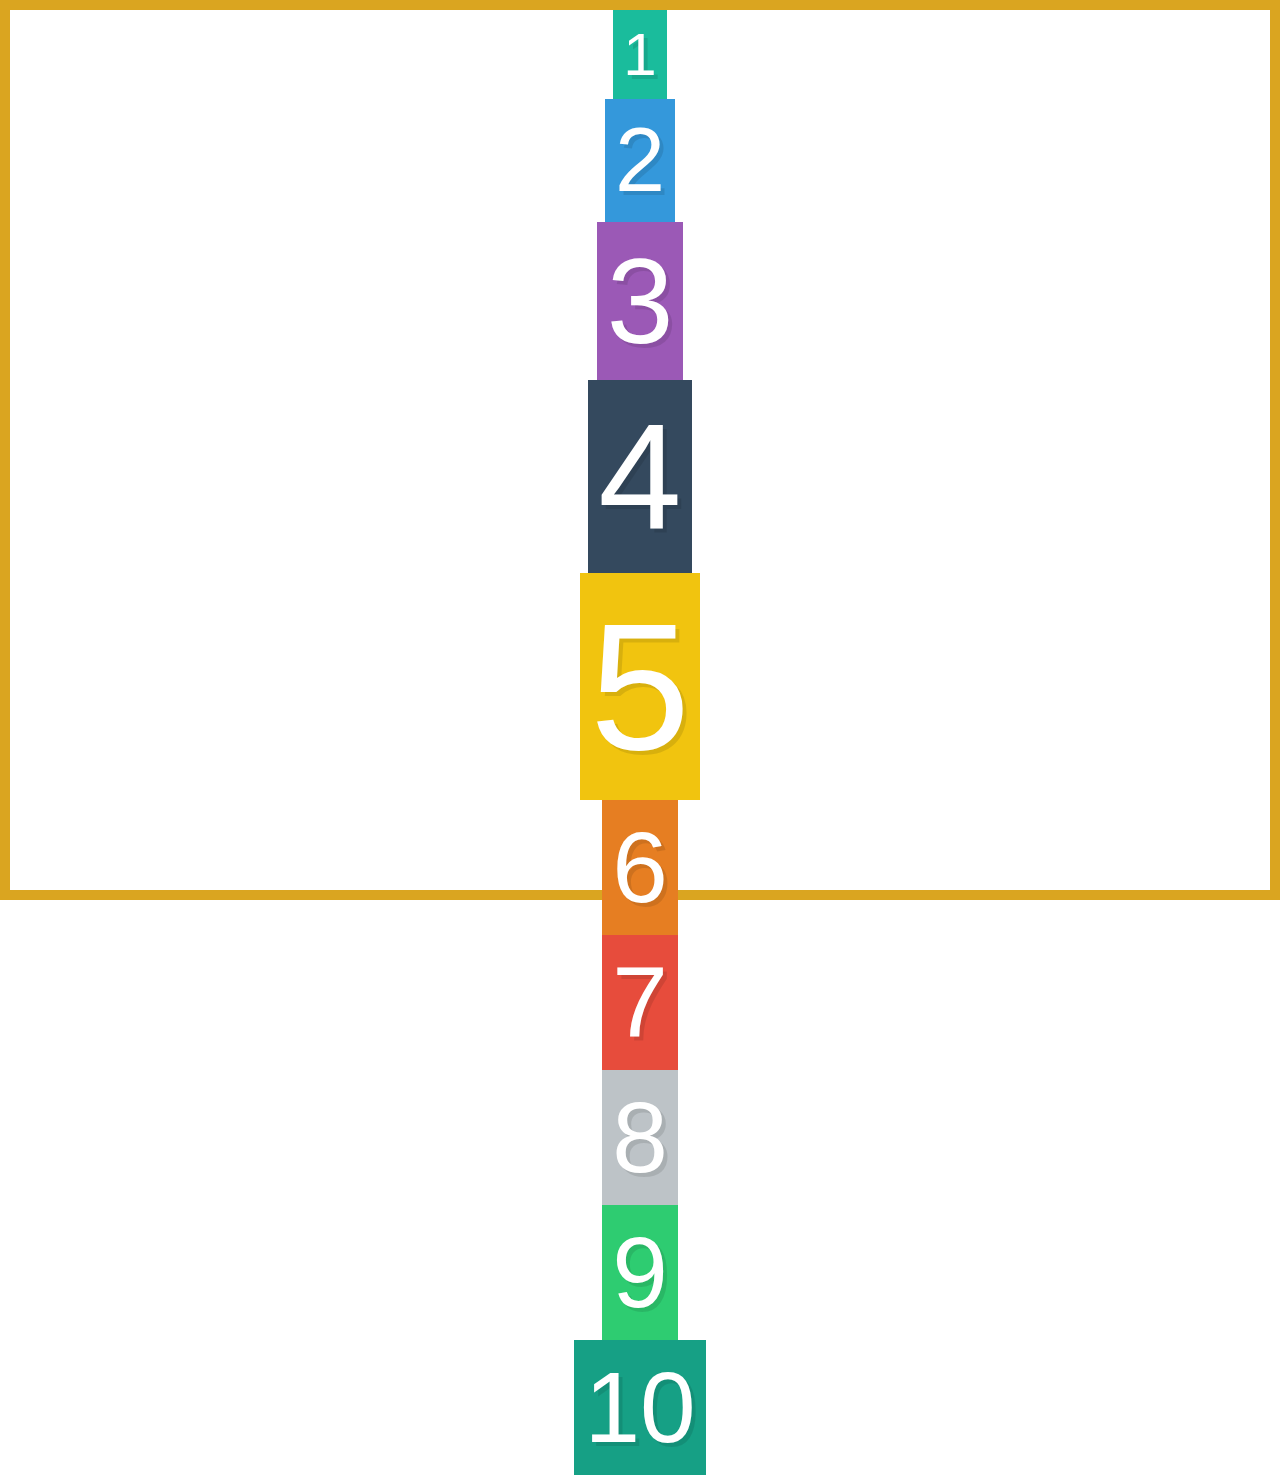
<file: 14_flexboxStarter/index.html>
<!doctype html>
<html lang="en">
<head>
  <meta charset="UTF-8">
  <meta name="viewport" content="width=device-width, initial-scale=1.0">
  <title>FlexBox Tutorial</title>
  <link rel="stylesheet" href="style.css">
</head>
<body>

  <div class="container">
    <div class="box box1">1</div>
    <div class="box box2">2</div>
    <div class="box box3">3</div>
    <div class="box box4">4</div>
    <div class="box box5">5</div>
    <div class="box box6">6</div>
    <div class="box box7">7</div>
    <div class="box box8">8</div>
    <div class="box box9">9</div>
    <div class="box box10">10</div>
  </div>

</body>
</html>
</file>
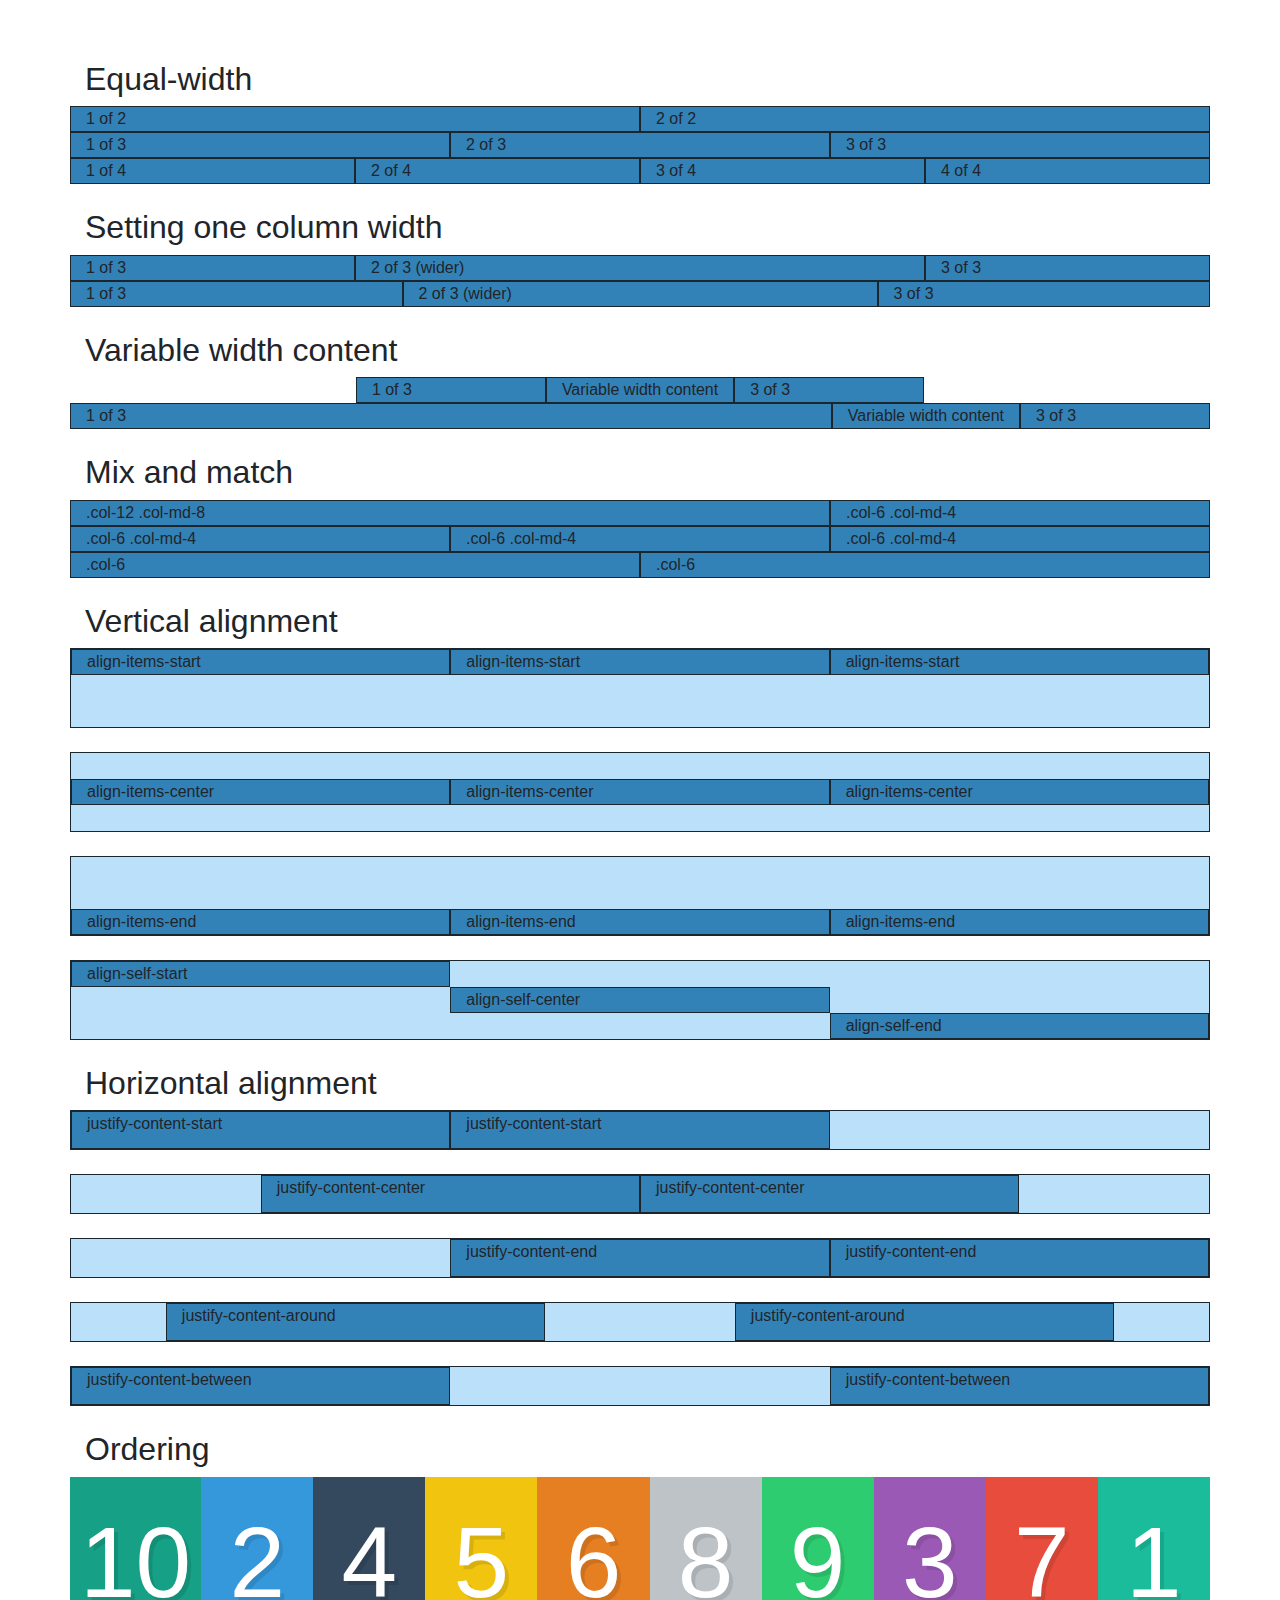
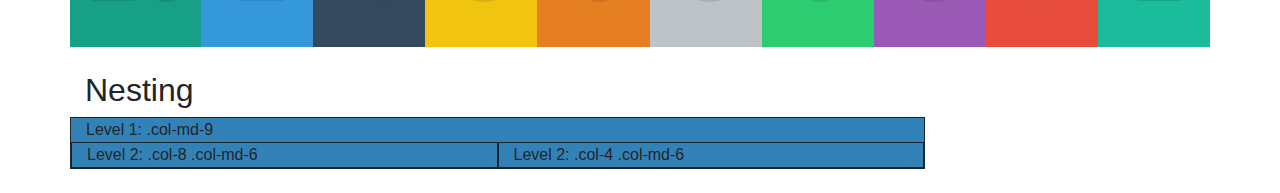
<file: 15-bootstrap/index.html>
<!doctype html>
<html lang="en">

<head>
  <!-- Required meta tags -->
  <meta charset="utf-8">
  <meta name="viewport" content="width=device-width, initial-scale=1, shrink-to-fit=no">

  <!-- Bootstrap CSS -->
  <link rel="stylesheet" href="bootstrap/css/bootstrap.min.css">
  <link rel="stylesheet" href="style.css">

  <title>Hello, world!</title>
</head>

<body>
  <!-- Equal-width -->
  <div class="container">
    <h2>Equal-width</h2>
    <div class="row">
      <div class="col">
        1 of 2
      </div>
      <div class="col">
        2 of 2
      </div>
    </div>
    <div class="row">
      <div class="col">
        1 of 3
      </div>
      <div class="col">
        2 of 3
      </div>
      <div class="col">
        3 of 3
      </div>
    </div>
    <div class="row">
      <div class="col">
        1 of 4
      </div>
      <div class="col">
        2 of 4
      </div>
      <div class="col">
        3 of 4
      </div>
      <div class="col">
        4 of 4
      </div>
    </div>
  </div><br>

  <!-- Setting one column width -->
  <div class="container">
    <h2>Setting one column width</h2>
    <div class="row">
      <div class="col">
        1 of 3
      </div>
      <div class="col-6">
        2 of 3 (wider)
      </div>
      <div class="col">
        3 of 3
      </div>
    </div>
    <div class="row">
      <div class="col">
        1 of 3
      </div>
      <div class="col-5">
        2 of 3 (wider)
      </div>
      <div class="col">
        3 of 3
      </div>
    </div>
  </div><br>

  <!-- Variable width content -->
  <div class="container">
    <h2>Variable width content</h2>
    <div class="row justify-content-md-center">
      <div class="col col-lg-2">
        1 of 3
      </div>
      <div class="col-md-auto">
        Variable width content
      </div>
      <div class="col col-lg-2">
        3 of 3
      </div>
    </div>
    <div class="row">
      <div class="col">
        1 of 3
      </div>
      <div class="col-lg-auto">
        Variable width content
      </div>
      <div class="col col-lg-2">
        3 of 3
      </div>
    </div>
  </div><br>

  <!-- Mix and match -->
  <div class="container">
    <h2>Mix and match</h2>
    <!-- Stack the columns on mobile by making one full-width and the other half-width -->
    <div class="row">
      <div class="col-12 col-md-8">.col-12 .col-md-8</div>
      <div class="col-6 col-md-4">.col-6 .col-md-4</div>
    </div>

    <!-- Columns start at 50% wide on mobile and bump up to 33.3% wide on desktop -->
    <div class="row">
      <div class="col-6 col-md-4">.col-6 .col-md-4</div>
      <div class="col-6 col-md-4">.col-6 .col-md-4</div>
      <div class="col-6 col-md-4">.col-6 .col-md-4</div>
    </div>

    <!-- Columns are always 50% wide, on mobile and desktop -->
    <div class="row">
      <div class="col-6">.col-6</div>
      <div class="col-6">.col-6</div>
    </div>
  </div><br>

  <!-- Vertical alignment -->
  <div class="container">
    <h2>Vertical alignment</h2>
    <div class="row hrow align-items-start">
      <div class="col">
        align-items-start
      </div>
      <div class="col">
        align-items-start
      </div>
      <div class="col">
        align-items-start
      </div>
    </div><br>
    <div class="row hrow align-items-center">
      <div class="col">
        align-items-center
      </div>
      <div class="col">
        align-items-center
      </div>
      <div class="col">
        align-items-center
      </div>
    </div><br>
    <div class="row hrow align-items-end">
      <div class="col">
        align-items-end
      </div>
      <div class="col">
        align-items-end
      </div>
      <div class="col">
        align-items-end
      </div>
    </div><br>
    <div class="row hrow">
      <div class="col align-self-start">
        align-self-start
      </div>
      <div class="col align-self-center">
        align-self-center
      </div>
      <div class="col align-self-end">
        align-self-end
      </div>
    </div>
  </div><br>

  <!-- Horizontal alignment -->
  <div class="container">
    <h2>Horizontal alignment</h2>
    <div class="row srow justify-content-start">
      <div class="col-4">
        justify-content-start
      </div>
      <div class="col-4">
        justify-content-start
      </div>
    </div><br>
    <div class="row srow justify-content-center">
      <div class="col-4">
        justify-content-center
      </div>
      <div class="col-4">
        justify-content-center
      </div>
    </div><br>
    <div class="row srow justify-content-end">
      <div class="col-4">
        justify-content-end
      </div>
      <div class="col-4">
        justify-content-end
      </div>
    </div><br>
    <div class="row srow justify-content-around">
      <div class="col-4">
        justify-content-around
      </div>
      <div class="col-4">
        justify-content-around
      </div>
    </div><br>
    <div class="row srow justify-content-between">
      <div class="col-4">
        justify-content-between
      </div>
      <div class="col-4">
        justify-content-between
      </div>
    </div>
  </div><br>

  <!-- Order class -->
  <div class="container">
    <h2>Ordering</h2>
    <div class="row">
      <div class="box1 col order-last">1</div>
      <div class="box2 col">2</div>
      <div class="box3 col order-5">3</div>
      <div class="box4 col">4</div>
      <div class="box5 col">5</div>
      <div class="box6 col">6</div>
      <div class="box7 col order-7">7</div>
      <div class="box8 col">8</div>
      <div class="box9 col">9</div>
      <div class="box10 col order-first">10</div>
    </div>
  </div><br>

  <!-- Nesting -->
  <div class="container">
    <h2>Nesting</h2>
    <div class="row">
      <div class="col-md-9">
        Level 1: .col-md-9
        <div class="row">
          <div class="col-8 col-md-6">
            Level 2: .col-8 .col-md-6
          </div>
          <div class="col-4 col-md-6">
            Level 2: .col-4 .col-md-6
          </div>
        </div>
      </div>
    </div>
  </div><br>


  <!-- Optional JavaScript -->
  <!-- jQuery first, then Popper.js, then Bootstrap JS -->
  <script src="https://code.jquery.com/jquery-3.4.1.slim.min.js"
    integrity="sha384-J6qa4849blE2+poT4WnyKhv5vZF5SrPo0iEjwBvKU7imGFAV0wwj1yYfoRSJoZ+n" crossorigin="anonymous">
  </script>
  <script src="https://cdn.jsdelivr.net/npm/popper.js@1.16.0/dist/umd/popper.min.js"
    integrity="sha384-Q6E9RHvbIyZFJoft+2mJbHaEWldlvI9IOYy5n3zV9zzTtmI3UksdQRVvoxMfooAo" crossorigin="anonymous">
  </script>
  <script src="bootstrap/js/bootstrap.min.js"
    integrity="sha384-wfSDF2E50Y2D1uUdj0O3uMBJnjuUD4Ih7YwaYd1iqfktj0Uod8GCExl3Og8ifwB6" crossorigin="anonymous">
  </script>
</body>

</html>
</file>
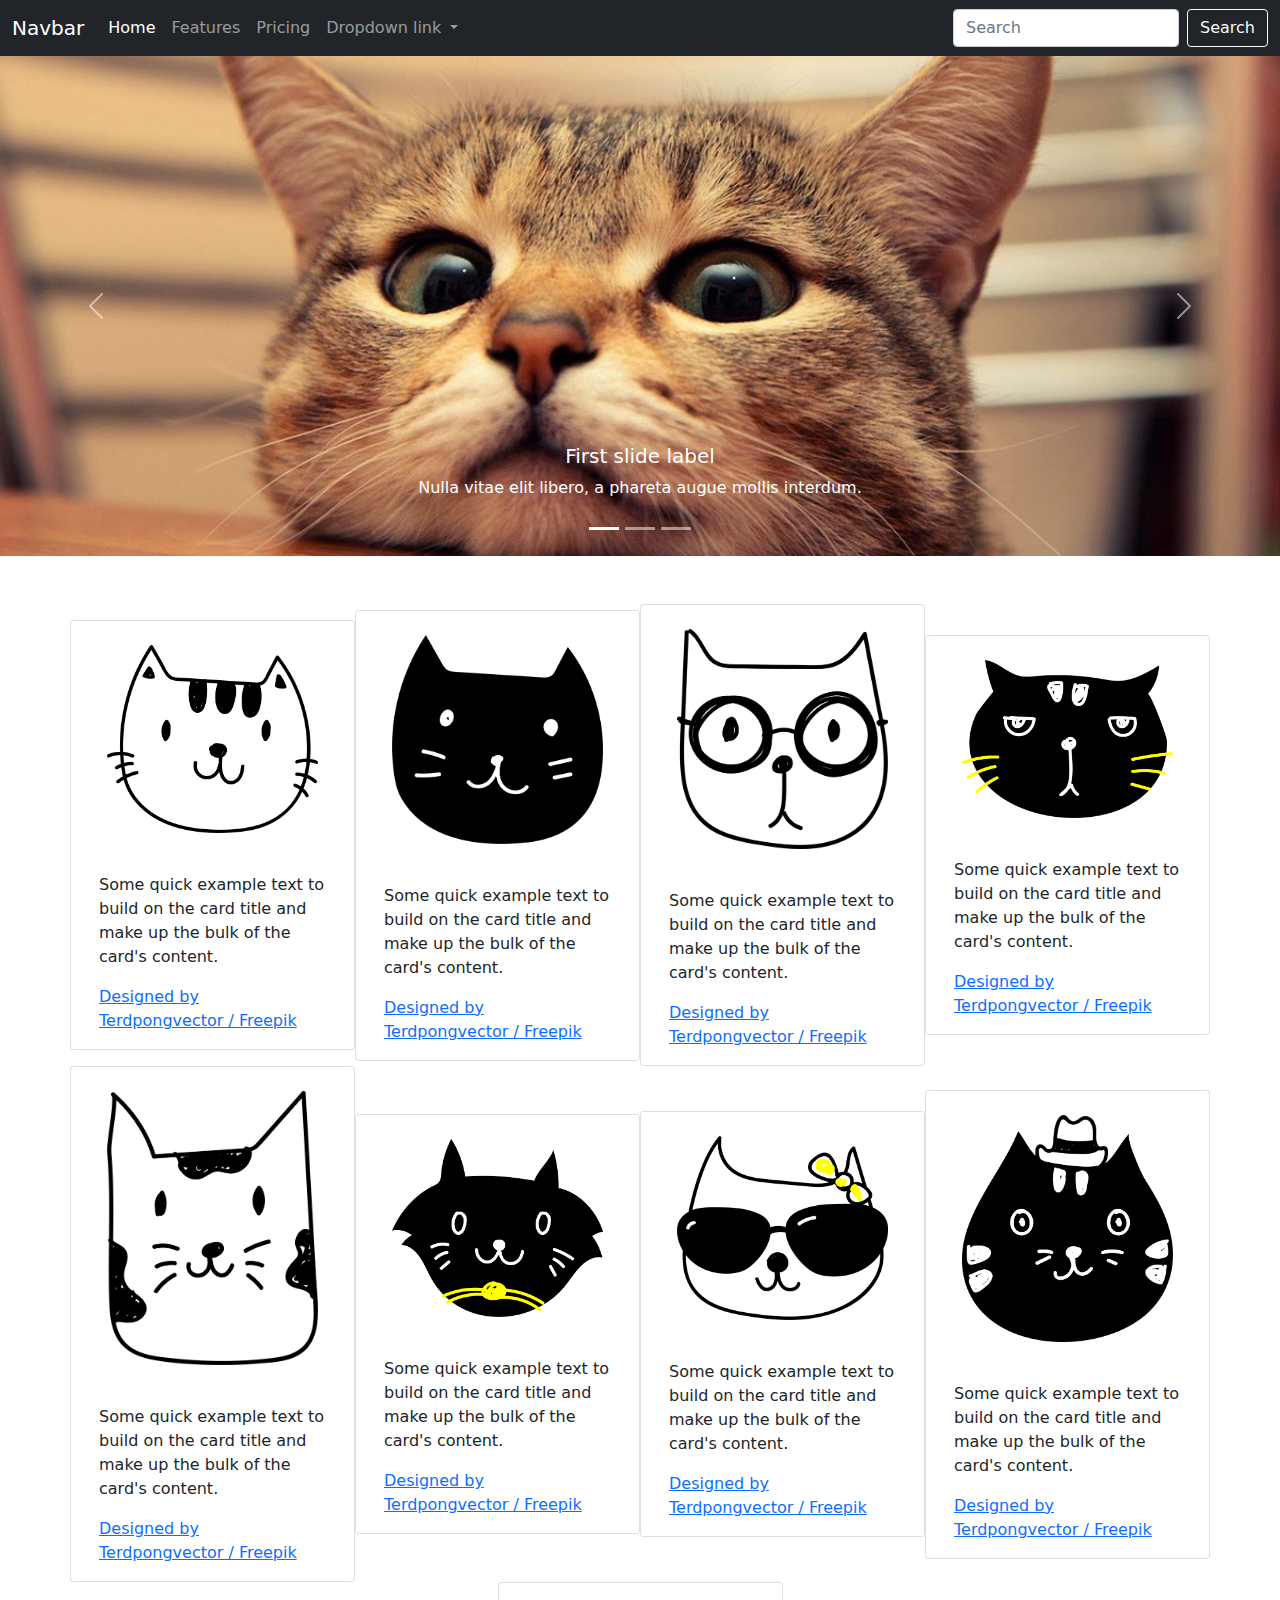
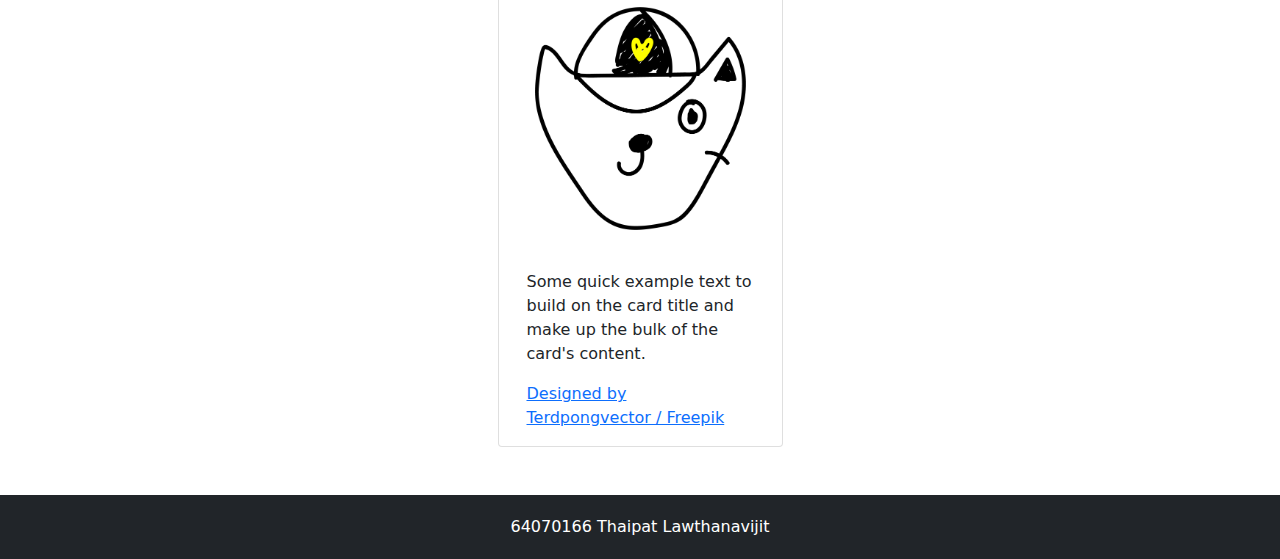
<file: lab15-bootstrap5 - starter/index.html>
<!DOCTYPE html>
<html lang="en">

<head>
  <meta charset="UTF-8">
  <meta name="viewport" content="width=device-width, initial-scale=1.0">
  <link rel="stylesheet" href="bootstrap/css/bootstrap.min.css">
  <!-- <link href="https://cdn.jsdelivr.net/npm/bootstrap@5.0.2/dist/css/bootstrap.min.css" rel="stylesheet"
    integrity="sha384-EVSTQN3/azprG1Anm3QDgpJLIm9Nao0Yz1ztcQTwFspd3yD65VohhpuuCOmLASjC" crossorigin="anonymous"> -->
  <link rel="stylesheet" href="./main.css">
  <title>Lab07</title>
</head>

<body>
  <!-- Navbar -->
  <nav class="navbar navbar-dark bg-dark navbar-expand-lg">
    <div class="container-fluid">
      <a class="navbar-brand" href="#">Navbar</a>
      <button class="navbar-toggler" type="button" data-bs-toggle="collapse" data-bs-target="#navbarNavDropdown"
        aria-controls="navbarNavDropdown" aria-expanded="false" aria-label="Toggle navigation">
        <span class="navbar-toggler-icon"></span>
      </button>
      <div class="collapse navbar-collapse justify-content-between" id="navbarNavDropdown">
        <ul class="navbar-nav">
          <li class="nav-item">
            <a class="nav-link active" aria-current="page" href="#">Home</a>
          </li>
          <li class="nav-item">
            <a class="nav-link" href="#">Features</a>
          </li>
          <li class="nav-item">
            <a class="nav-link" href="#">Pricing</a>
          </li>
          <li class="nav-item dropdown">
            <a class="nav-link dropdown-toggle" href="#" id="navbarDropdownMenuLink" role="button"
              data-bs-toggle="dropdown" aria-expanded="false">
              Dropdown link
            </a>
            <ul class="dropdown-menu" aria-labelledby="navbarDropdownMenuLink">
              <li><a class="dropdown-item" href="#">Action</a></li>
              <li><a class="dropdown-item" href="#">Another Action</a></li>
              <li><a class="dropdown-item" href="#">Something else here</a></li>
            </ul>
          </li>
        </ul>
        <ul class="navbar-nav">
          <form class="d-flex">
            <input class="form-control me-2" type="search" placeholder="Search" aira-label="Search">
            <button class="btn btn-outline-light" type="submit">Search</button>
          </form>
        </ul>
      </div>
    </div>
    </div>
  </nav>
  <!-- Carousel -->
  <div id="carousel-IT" class="carousel slide" data-bs-ride="carousel">
    <ol class="carousel-indicators">
      <li data-bs-target="#carousel-IT" data-slide-to="0" class="active"></li>
      <li data-bs-target="#carousel-IT" data-slide-to="1"></li>
      <li data-bs-target="#carousel-IT" data-slide-to="2"></li>
    </ol>
    <div class="carousel-inner">
      <div class="carousel-item active">
        <img class="d-block w-100" src="./img/cat1.jpg" alt="First slide">
        <div class="carousel-caption d-none d-md-block">
          <h5>First slide label</h5>
          <p>Nulla vitae elit libero, a phareta augue mollis interdum.</p>
        </div>
      </div>
      <div class="carousel-item">
        <img class="d-block w-100" src="./img/cat2.jpg" alt="Second slide">
        <div class="carousel-caption d-none d-md-block">
          <h5>Seconds slide label</h5>
          <p>Nulla vitae elit libero, a phareta augue mollis interdum.</p>
        </div>
      </div>
      <div class="carousel-item">
        <img class="d-block w-100" src="./img/cat3.jpg" alt="Third slide">
        <div class="carousel-caption d-none d-md-block">
          <h5>Third slide label</h5>
          <p>Nulla vitae elit libero, a phareta augue mollis interdum.</p>
        </div>
      </div>
    </div>
    <a class="carousel-control-prev" href="#carousel-IT" role="button" data-bs-slide="prev">
      <span class="carousel-control-prev-icon" aria-hidden="true"></span>
      <span class="visually-hidden">Previous</span>
    </a>
    <a class="carousel-control-next" href="#carousel-IT" role="button" data-bs-slide="next">
      <span class="carousel-control-next-icon" aria-hidden="true"></span>
      <span class="visually-hidden">Next</span>
    </a>
  </div>
  <!--  -->
  <div class="container mt-5">
    <div class="row">
      <div class="card col-12 col-lg-3 col-md-4 col-sm-12">
        <img src="img/Asset 1.png" class="card-img-top p-4" alt="...">
        <div class="card-body">
          <p class="card-text">Some quick example text to build on the card title and make up the bulk of the card's
            content.</p>
          <a href="http://www.freepik.com">Designed by Terdpongvector / Freepik</a>
        </div>
      </div>
      <div class="card col-12 col-lg-3 col-md-4 col-sm-12">
        <img src="img/Asset 2.png" class="card-img-top p-4" alt="...">
        <div class="card-body">
          <p class="card-text">Some quick example text to build on the card title and make up the bulk of the card's
            content.</p>
          <a href="http://www.freepik.com">Designed by Terdpongvector / Freepik</a>
        </div>
      </div>
      <div class="card col-12 col-lg-3 col-md-4 col-sm-12">
        <img src="img/Asset 3.png" class="card-img-top p-4" alt="...">
        <div class="card-body">
          <p class="card-text">Some quick example text to build on the card title and make up the bulk of the card's
            content.</p>
          <a href="http://www.freepik.com">Designed by Terdpongvector / Freepik</a>
        </div>
      </div>
      <div class="card col-12 col-lg-3 col-md-4 col-sm-12">
        <img src="img/Asset 4.png" class="card-img-top p-4" alt="...">
        <div class="card-body">
          <p class="card-text">Some quick example text to build on the card title and make up the bulk of the card's
            content.</p>
          <a href="http://www.freepik.com">Designed by Terdpongvector / Freepik</a>
        </div>
      </div>
      <div class="card col-12 col-lg-3 col-md-4 col-sm-12">
        <img src="img/Asset 5.png" class="card-img-top p-4" alt="...">
        <div class="card-body">
          <p class="card-text">Some quick example text to build on the card title and make up the bulk of the card's
            content.</p>
          <a href="http://www.freepik.com">Designed by Terdpongvector / Freepik</a>
        </div>
      </div>
      <div class="card col-12 col-lg-3 col-md-4 col-sm-12">
        <img src="img/Asset 6.png" class="card-img-top p-4" alt="...">
        <div class="card-body">
          <p class="card-text">Some quick example text to build on the card title and make up the bulk of the card's
            content.</p>
          <a href="http://www.freepik.com">Designed by Terdpongvector / Freepik</a>
        </div>
      </div>
      <div class="card col-12 col-lg-3 col-md-4 col-sm-12">
        <img src="img/Asset 7.png" class="card-img-top p-4" alt="...">
        <div class="card-body">
          <p class="card-text">Some quick example text to build on the card title and make up the bulk of the card's
            content.</p>
          <a href="http://www.freepik.com">Designed by Terdpongvector / Freepik</a>
        </div>
      </div>
      <div class="card col-12 col-lg-3 col-md-4 col-sm-12">
        <img src="img/Asset 8.png" class="card-img-top p-4" alt="...">
        <div class="card-body">
          <p class="card-text">Some quick example text to build on the card title and make up the bulk of the card's
            content.</p>
          <a href="http://www.freepik.com">Designed by Terdpongvector / Freepik</a>
        </div>
      </div>
      <div class="card col-12 col-lg-3 col-md-4 col-sm-12">
        <img src="img/Asset 9.png" class="card-img-top p-4" alt="...">
        <div class="card-body">
          <p class="card-text">Some quick example text to build on the card title and make up the bulk of the card's
            content.</p>
          <a href="http://www.freepik.com">Designed by Terdpongvector / Freepik</a>
        </div>
      </div>
    </div>
  </div>
  <footer class="bg-dark mt-5">
    64070166 Thaipat Lawthanavijit
  </footer>
</body>
<script src="bootstrap/js/bootstrap.min.js"></script>

</html>
</file>
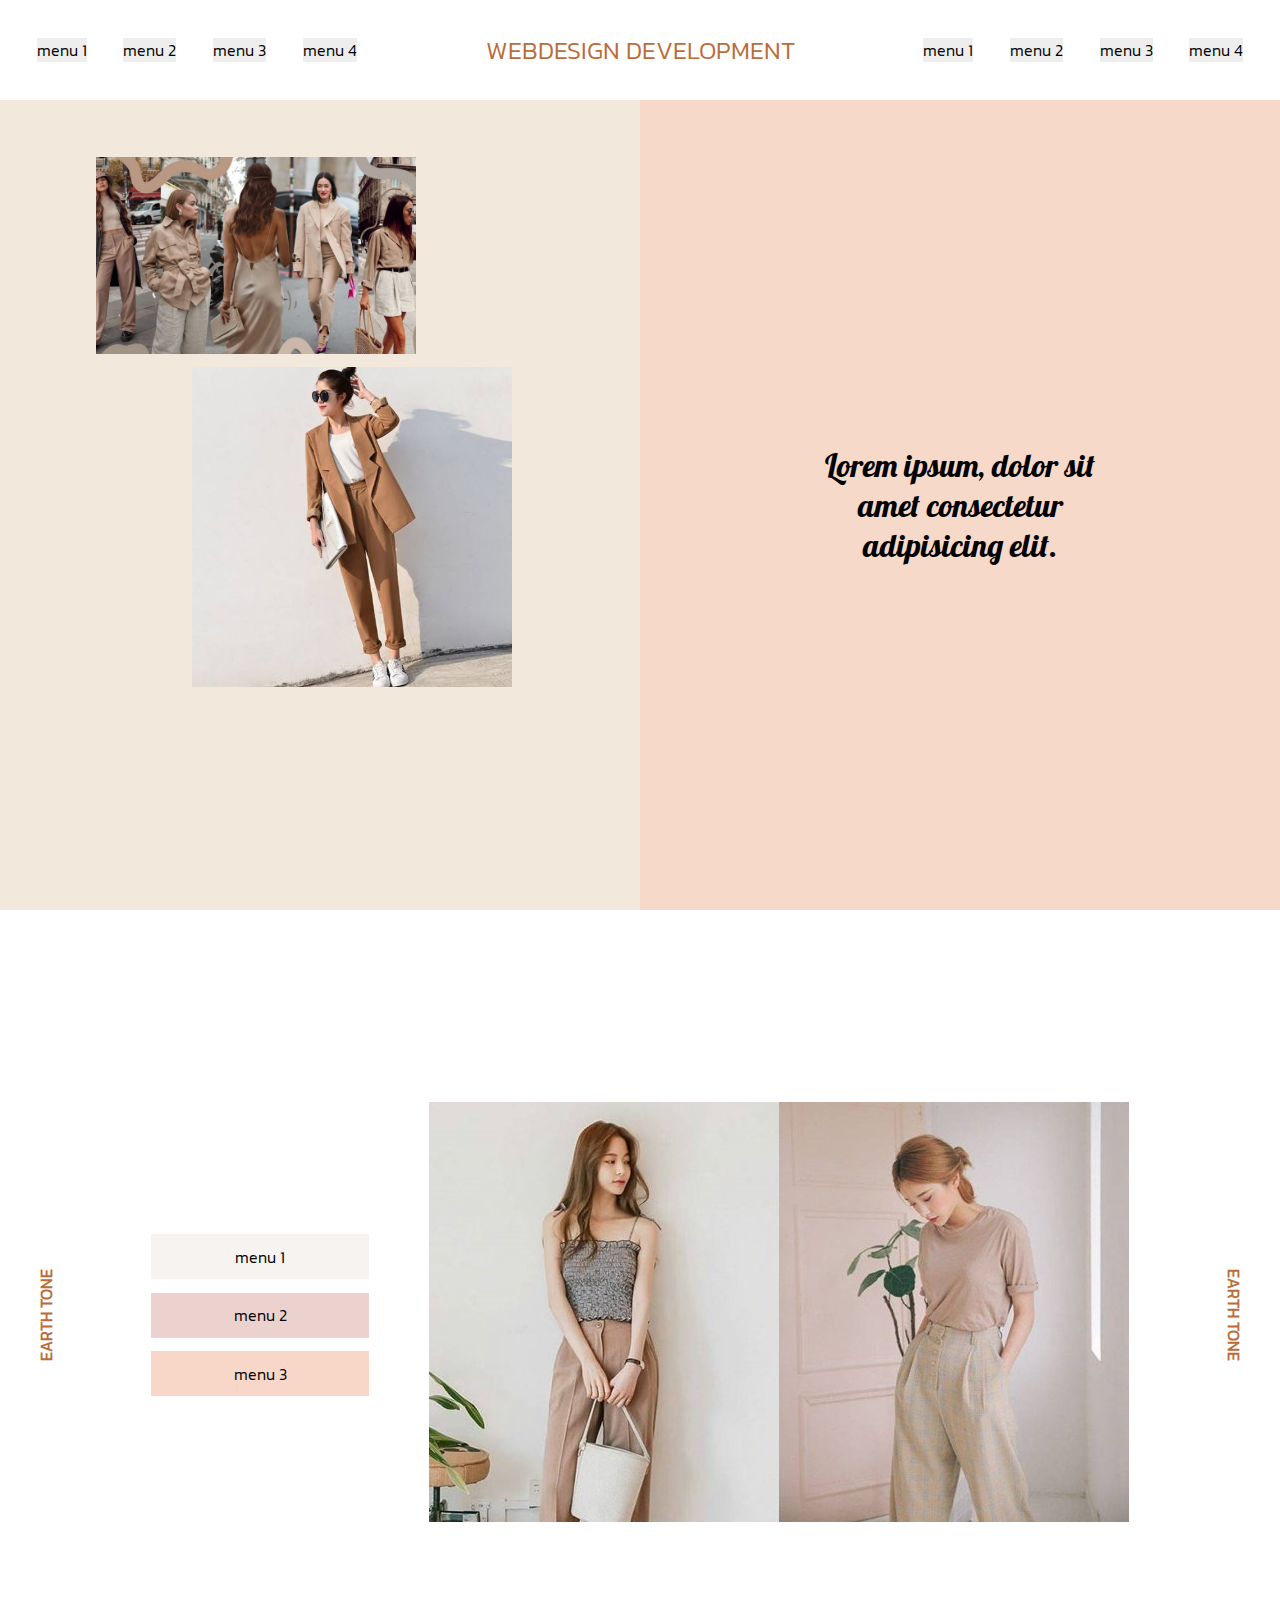
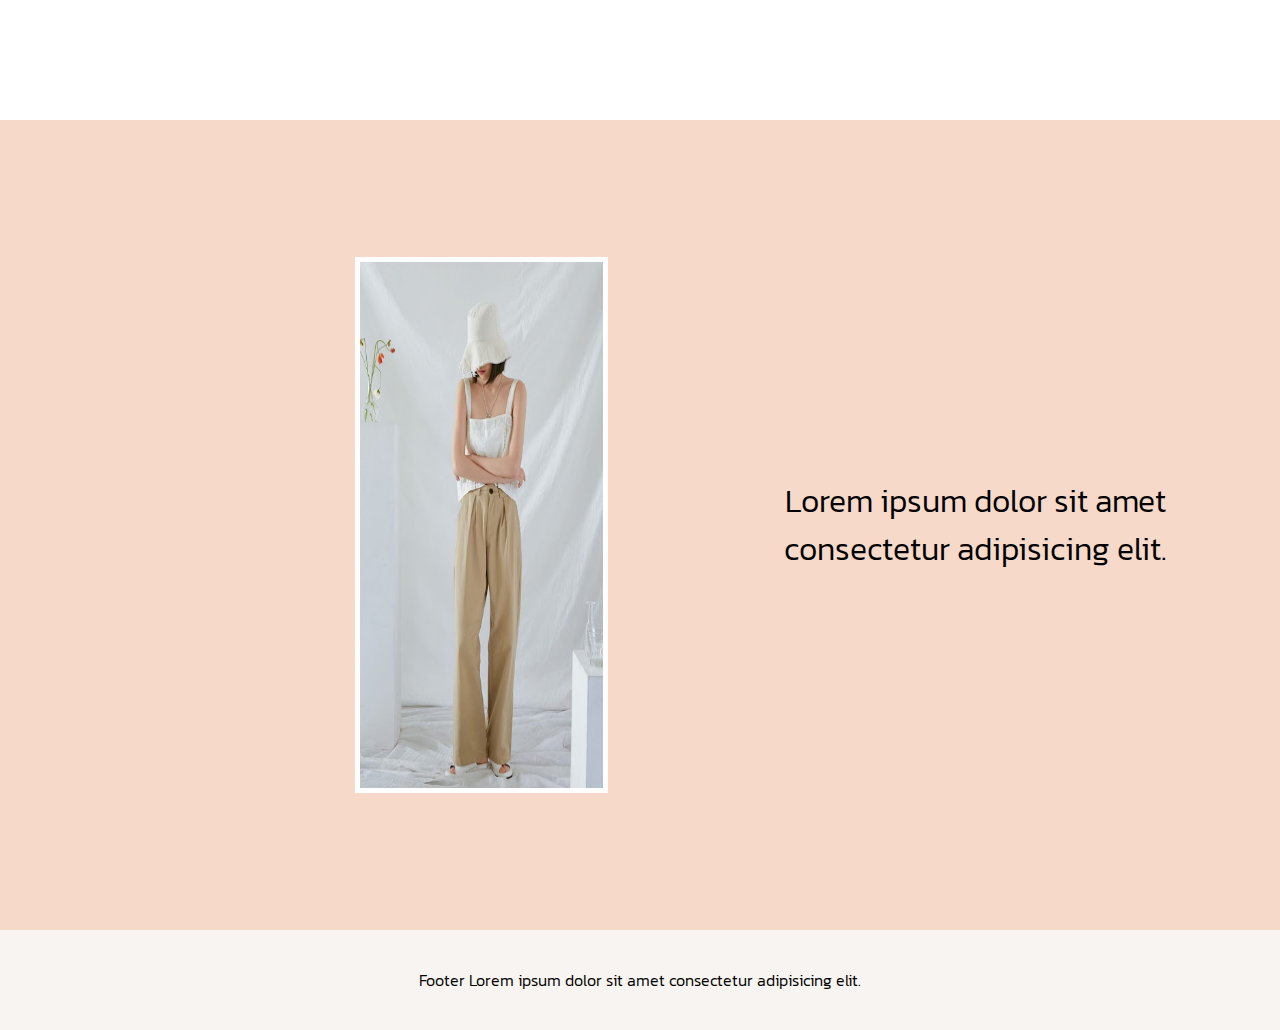
<file: lab14-flexbox/lab14 - earth-tone - starter/index.html>
<!DOCTYPE html>
<html lang="en">

<head>
    <meta charset="UTF-8">
    <meta name="viewport" content="width=device-width, initial-scale=1.0">
    <title>Blog</title>
    <link rel="stylesheet" href="./style.css">
</head>

<body>
    <nav>
        <div class="flex-nav">
            <div class="menu-container">
                <div class="menu">menu 1</div>
                <div class="menu">menu 2</div>
                <div class="menu">menu 3</div>
                <div class="menu">menu 4</div>
            </div>
            <div class="title">WEBDESIGN DEVELOPMENT</div>
            <div class="menu-container">
                <div class="menu">menu 1</div>
                <div class="menu">menu 2</div>
                <div class="menu">menu 3</div>
                <div class="menu">menu 4</div>
            </div>
        </div>
    </nav>
    <div class="container">
        <div class="content content-1">
            <div class="content-1-img">
                <img class="img1" src="./img/image-1.jpg">
                <img class="img2" src="./img/image-2.jpg">
            </div>
            <div class="content-1-text">
                <span>Lorem ipsum, dolor sit amet consectetur adipisicing elit.</span>
            </div>
        </div>
        <div class="content content-2">
            <div class="side-tab-1">EARTH TONE</div>
            <div class="content-2-menu">
                <div class="menu1">menu 1</div>
                <div class="menu2">menu 2</div>
                <div class="menu3">menu 3</div>
            </div>
            <div class="content-2-img">
                <img src="img/image-3.jpg">
            </div>
            <div class="side-tab-2">EARTH TONE</div>
        </div>
        <div class="content content-3">
            <div class="image-container">
                <img class="img4" src="./img/image-4.jpg">
            </div>
            <div class="text-container">
                <span>Lorem ipsum dolor sit amet consectetur adipisicing elit.</span>
            </div>
        </div>
    </div>
    <footer>
        <span>Footer Lorem ipsum dolor sit amet consectetur adipisicing elit.</span>
    </footer>
</body>

</html>
</file>
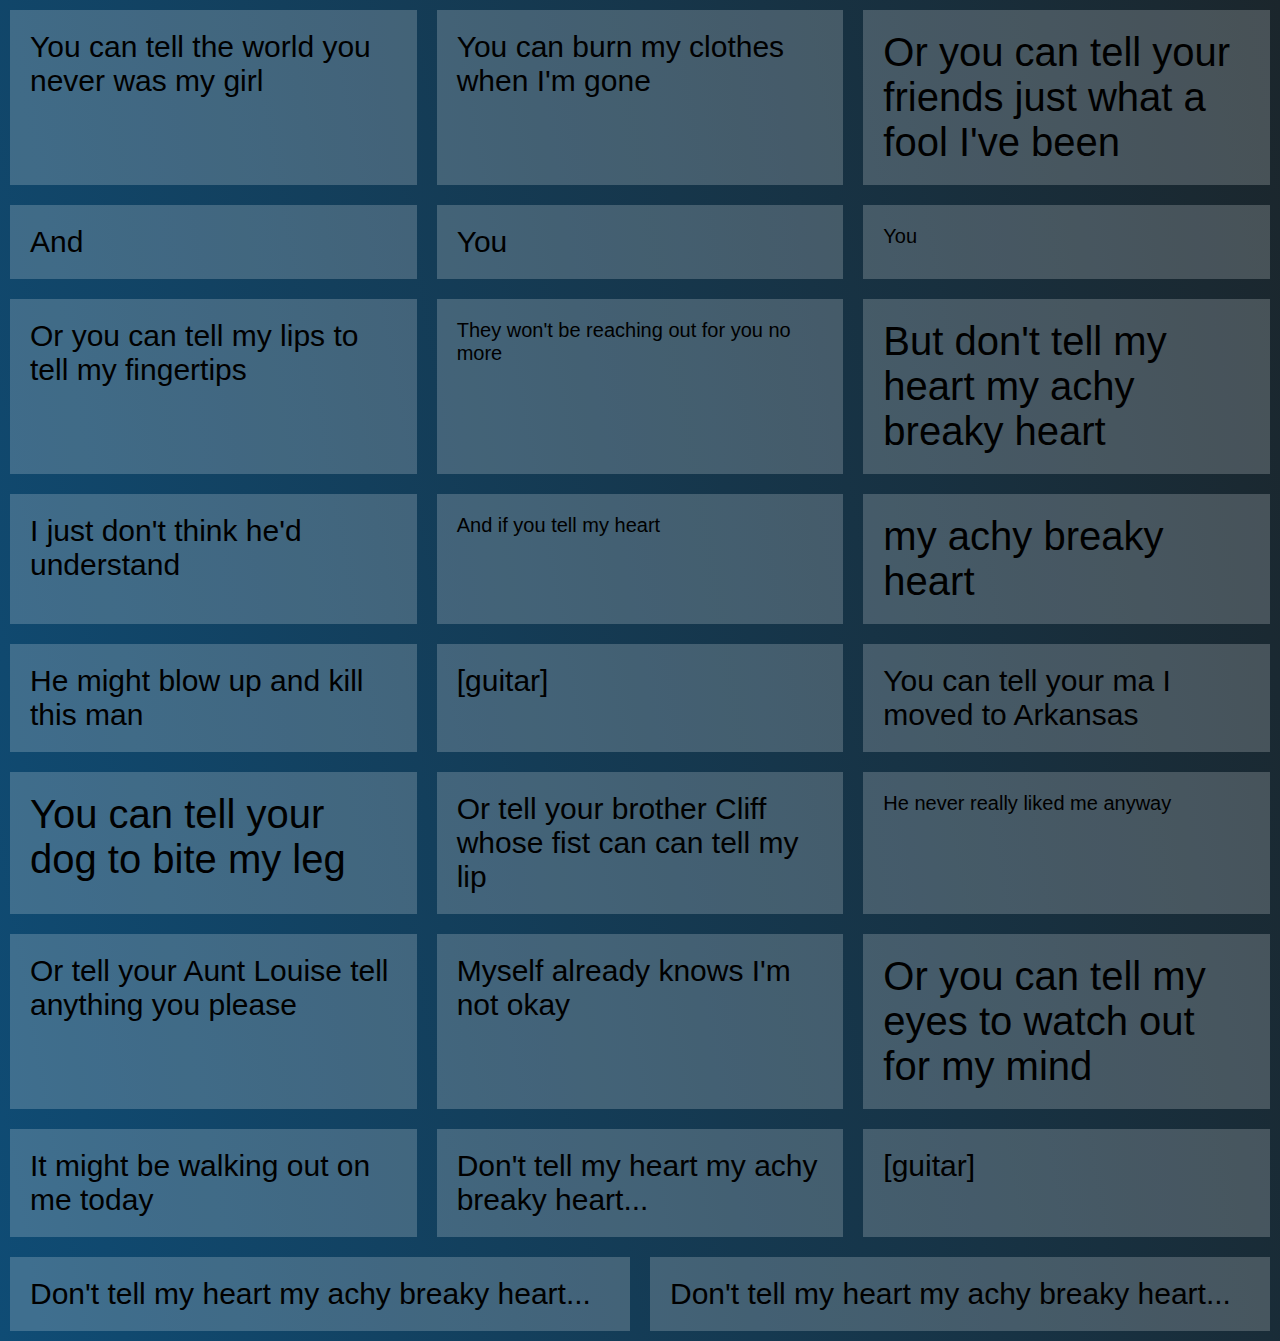
<file: lab14-flexbox/lab14 - flexbox/equal-height-elements/index.html>
<!DOCTYPE html>
<html lang="en">
<head>
  <meta charset="UTF-8">
  <title>FlexBox Nav</title>
  <link rel="stylesheet" href="https://maxcdn.bootstrapcdn.com/font-awesome/4.3.0/css/font-awesome.min.css">
  <link rel="stylesheet" href="style.css">
</head>
<body>

  <div class="elements">

    <div class="item">You can tell the world you never was my girl</div>
    <div class="item">You can burn my clothes when I'm gone</div>
    <div class="item large">Or you can tell your friends just what a fool I've been</div>
    <div class="item">And </div>

    <div class="item">You </div>
    <div class="item small">You </div>
    <div class="item">Or you can tell my lips to tell my fingertips</div>
    <div class="item small">They won't be reaching out for you no more</div>

    <div class="item large">But don't tell my heart my achy breaky heart</div>
    <div class="item">I just don't think he'd understand</div>
    <div class="item small">And if you tell my heart</div>
    <div class="item large">my achy breaky heart</div>
    <div class="item">He might blow up and kill this man</div>

    <div class="item">[guitar]</div>

    <div class="item">You can tell your ma I moved to Arkansas</div>
    <div class="item large">You can tell your dog to bite my leg</div>
    <div class="item">Or tell your brother Cliff whose fist can can tell my lip</div>
    <div class="item small">He never really liked me anyway</div>

    <div class="item">Or tell your Aunt Louise tell anything you please</div>
    <div class="item">Myself already knows I'm not okay</div>
    <div class="item large">Or you can tell my eyes to watch out for my mind</div>
    <div class="item">It might be walking out on me today</div>

    <div class="item">Don't tell my heart my achy breaky heart...</div>

    <div class="item">[guitar]</div>

    <div class="item">Don't tell my heart my achy breaky heart...</div>
    <div class="item">Don't tell my heart my achy breaky heart...</div>

  </div>

</body>
</html>
</file>
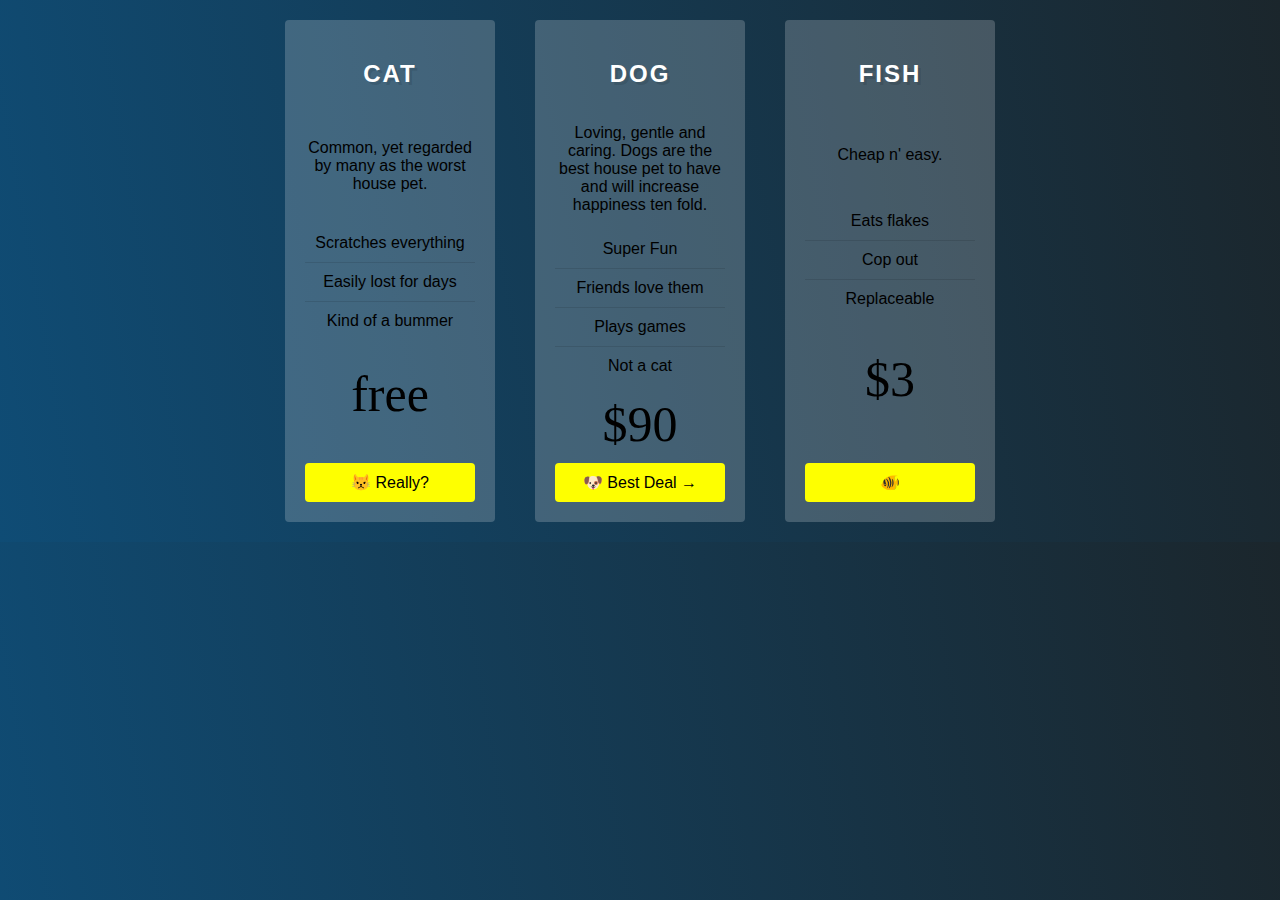
<file: lab14-flexbox/lab14 - flexbox/pricing-grid/index.html>
<!DOCTYPE html>
<html lang="en">
<head>
  <meta charset="UTF-8">
  <title>FlexBox Nav</title>
  <link rel="stylesheet" href="https://maxcdn.bootstrapcdn.com/font-awesome/4.3.0/css/font-awesome.min.css">
  <link rel="stylesheet" href="style.css">
</head>
<body>

  <!-- Flex Container! -->
  <div class="pricing-grid">

    <div class="plan plan1">
      
      <h2>Cat</h2>
      <p>Common, yet regarded by many as the worst house pet.</p>
      <ul class="features">
        <li>Scratches everything</li>
        <li>Easily lost for days</li>
        <li>Kind of a bummer</li>
      </ul>

      <p class="price">free</p>

      <a href="#" class="cta">😾 Really?</a>
    </div>

    <div class="plan plan2">
      
      <h2>Dog</h2>
      <p>Loving, gentle and caring. Dogs are the best house pet to have and will increase happiness ten fold. </p>
      <ul class="features">
        <li>Super Fun</li>
        <li>Friends love them</li>
        <li>Plays games</li>
        <li>Not a cat</li>
      </ul>

      <p class="price">$90</p>

      <a href="#" class="cta">🐶 Best Deal →</a>
    </div>

    <div class="plan plan3">
      
      <h2>Fish</h2>
      <p>Cheap n' easy.</p>
      <ul class="features">
        <li>Eats flakes</li>
        <li>Cop out</li>
        <li>Replaceable</li>
      </ul>

      <p class="price">$3</p>

      <a href="#" class="cta">🐠</a>
    </div>

  </div>

</body>
</html>
</file>
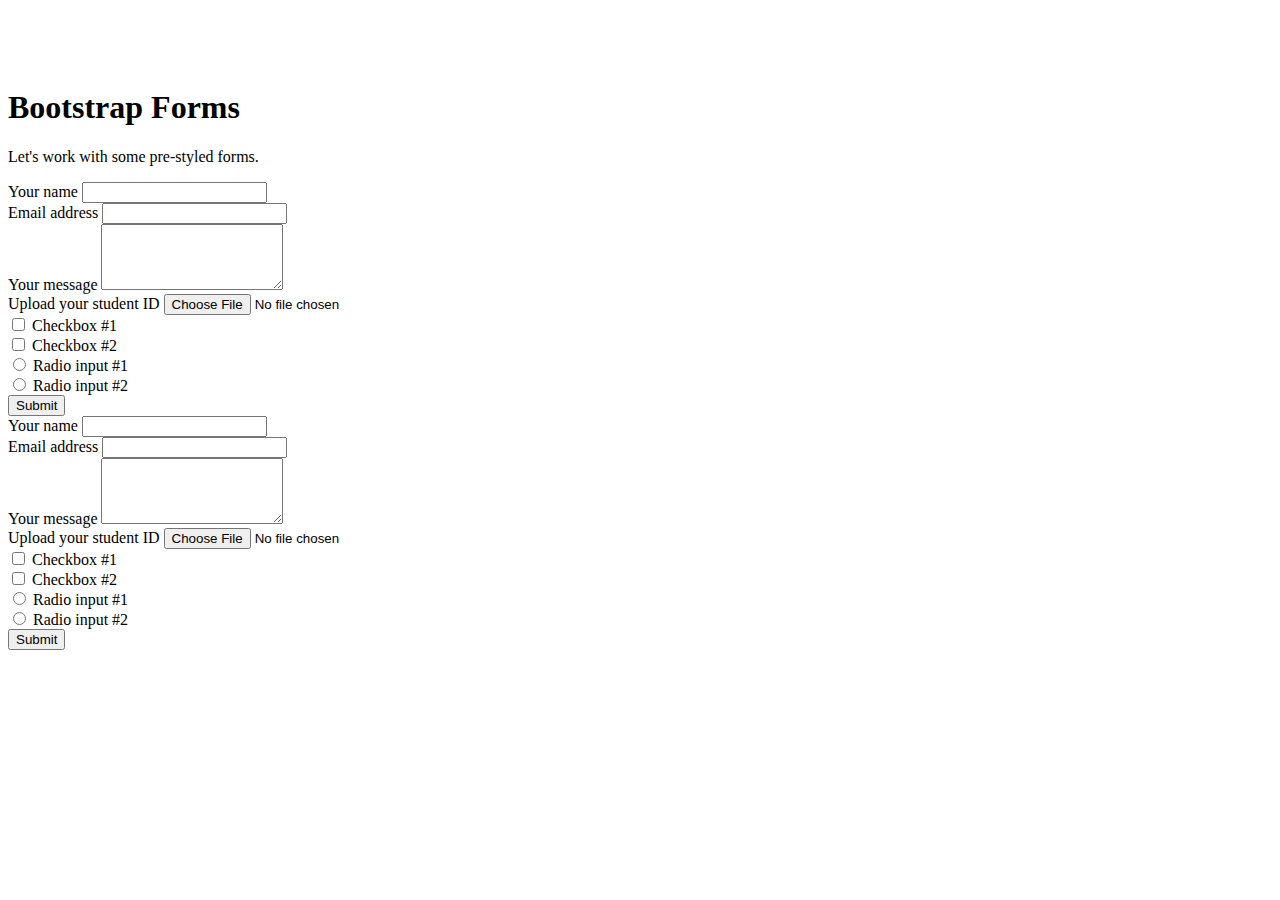
<file: 15-bootstrap/bootstrap-form/starter.html>
<!DOCTYPE html>
<html lang="en">

<head>
    <meta charset="UTF-8">
    <meta name="viewport" content="width=device-width, initial-scale=1.0">

    <!-- Bootstrap CSS -->
    <!-- <link href="../bootstrap/css/bootstrap.min.css" rel="stylesheet"> -->

    <link href="https://cdn.jsdelivr.net/npm/bootstrap@5.0.2/dist/css/bootstrap.min.css" rel="stylesheet" integrity="sha384-EVSTQN3/azprG1Anm3QDgpJLIm9Nao0Yz1ztcQTwFspd3yD65VohhpuuCOmLASjC" crossorigin="anonymous">

    <link rel="stylesheet" href="styles.css">

    <title>Bootstrap form</title>
</head>

<body>

    <div class="container">
        <div class="page-header">
            <h1>Bootstrap Forms</h1>
            <p class="lead">Let's work with some pre-styled forms.</p>
        </div><!-- page-header -->

        <div class="row">
            <!-- Bootstrap style -->
            <div class="col-sm-6">
                <form>
                    <!-- texual input -->
                    <div>
                        <label for="bformName" >Your name</label>
                        <input type="text" id="bformName" class="form-control">
                    </div>
                    <div class="mt-2">
                        <label for="bformEmail">Email address</label>
                        <input type="email" id="bformEmail" class="form-control">
                    </div>
                    <div class="mt-2">
                        <label for="bformMessage">Your message</label>
                        <textarea rows="4" id="bformMessage" class="form-control"></textarea>
                    </div>
                    <!-- file input -->
                    <div class="mt-2">
                        <label for="bformUploadFile"> Upload your student ID</label>
                        <input type="file" id="bformUploadFile" class="form-control">
                    </div>
                    <!-- checkbox -->
                    <div class="mt-2">
                        <input type="checkbox" id="bformCheckbox1" class="form-check-input">
                        <label for="bformCheckbox1">Checkbox #1</label>
                    </div>
                    <div>
                        <input type="checkbox" id="bformCheckbox2" class="form-check-input">
                        <label for="bformCheckbox2">Checkbox #2</label>
                    </div>
                    <!-- radio -->
                    <div class="mt-2">
                        <input type="radio" id="bradio1" name="exampleRadio" class="form-check-input">
                        <label for="bradio1">Radio input #1</label>
                    </div>
                    <div>
                        <input type="radio" id="bradio2" name="exampleRadio" class="form-check-input">
                        <label for="bradio2">Radio input #2</label>
                    </div>
                    <!-- submit button -->
                    <button type="submit" class="btn btn-primary mt-2">Submit</button>
                </form>
            </div>

            <!-- No styling -->
            <div class="col-sm-6">
                <form>
                    <!-- texual input -->
                    <div>
                        <label for="formName">Your name</label>
                        <input type="text" id="formName" class="form-control">
                    </div>
                    <div class="mt-2">
                        <label for="formEmail">Email address</label>
                        <input type="email" id="formEmail" class="form-control">
                    </div>
                    <div class="mt-2">
                        <label for="formMessage">Your message</label>
                        <textarea rows="4" id="formMessage" class="form-control"></textarea>
                    </div>
                    <!-- file input -->
                    <div class="mt-2">
                        <label for="formUploadFile"> Upload your student ID</label>
                        <input type="file" id="formUploadFile" class="form-control">
                    </div>
                    <!-- checkbox -->
                    <div class="mt-2">
                        <input type="checkbox" id="formCheckbox1" class="form-check-input">
                        <label for="formCheckbox1">Checkbox #1</label>
                    </div>
                    <div>
                        <input type="checkbox" id="formCheckbox2" class="form-check-input">
                        <label for="formCheckbox2">Checkbox #2</label>
                    </div>
                    <!-- radio -->
                    <div class="mt-2">
                        <input type="radio" id="radio1" name="exampleRadio" class="form-check-input"> 
                        <label for="radio1">Radio input #1</label>
                    </div>
                    <div>
                        <input type="radio" id="radio2" name="exampleRadio" class="form-check-input">
                        <label for="radio2">Radio input #2</label>
                    </div>
                    <!-- submit button -->
                    <button type="submit" class="btn btn-primary mt-2">Submit</button>
                </form>
            </div>
        </div>
    </div>
</body>

</html>
</file>
<file: 15-bootstrap/style.css>
body {
    padding-top: 60px;  
    position: relative;
    height: 100%;
}

div[class^="col"] {
    border: 1px solid #1b262c;
    background-color: #3282b8;
}

.hrow{
    height: 80px;
    border: 1px solid #1b262c;
    background-color:#bbe1fa;
}

.srow{
    height: 40px;
    border: 1px solid #1b262c;
    background-color:#bbe1fa;
}

/* Some default styles to make each box visible */
div[class^="box"] {
    color:white;
    font-size: 100px;
    text-align: center;
    text-shadow:4px 4px 0 rgba(0,0,0,0.1);
    padding:10px;
  }
  
  /* Colours for each box */
  .box1 { background-color:#1abc9c;}
  .box2 { background-color:#3498db;}
  .box3 { background-color:#9b59b6;}
  .box4 { background-color:#34495e;}
  .box5 { background-color:#f1c40f;}
  .box6 { background-color:#e67e22;}
  .box7 { background-color:#e74c3c;}
  .box8 { background-color:#bdc3c7;}
  .box9 { background-color:#2ecc71;}
  .box10 { background-color:#16a085;}
</file>
<file: lab15-bootstrap5 - starter/main.css>
.carousel,
.carousel-inner,
.carousel-item > img {
  height: 250px;
}

.carousel-item > img {
  object-fit: cover;
}

.card {
  margin: auto;
  max-width: 300px;
}

footer {
  font-weight: 400;
  color: white;
  padding: 20px 0px;
  text-align: center;
}

@media only screen and (min-width: 600px) {
  .carousel,
  .carousel-inner,
  .carousel-item > img {
    height: 500px;
  }
}
</file>
<file: lab14-flexbox/lab14 - earth-tone - starter/style.css>
@font-face {
  font-family: kanit;
  src: url(font/Kanit/Kanit-Light.ttf);
}

@font-face {
  font-family: lobster;
  src: url(font/Lobster/Lobster-Regular.ttf);
}

/* CSS สามารถแก้ได้อย่างอิสระจนหาที่สุดไม่ได้เลย นะครับ ^^ */
:root {
  --color1: #ba6c39;
  --color2: #f2e8dc;
  --color3: #f7d9c9;

  --menu1: #f7f3f0;
  --menu2: #ecd3ce;
  --menu3: #f8d8c8;
}

body {
  margin: 0;
  font-family: kanit;
  background-color: var(--color3);
}

nav {
  /* Navbar */
  width: 100%;
  height: 100px;
  background-color: white;
}

.content {
  width: 100%;
  height: 90vh;
  box-sizing: border-box;
}

.content-1 {
  font-family: lobster;
  display: flex;
}

footer {
  display: flex;
  width: 100%;
  height: 100px;
  background-color: #f8f4f1;
  justify-content: center;
  align-items: center;
}

.flex-nav {
  display: flex;
  /* justify-content: space-evenly; */
  align-items: center;
  height: 100%;
  text-align: center;
}

.menu {
  background: #eee;
}

.menu-container {
  display: flex;
  justify-content: space-evenly;
  flex-grow: 1;
}

.title {
  flex-grow: 1;
  color: #ba6c39;
  font-size: 25px;
}

.content-1-img {
  position: relative;
  flex: 1;
  background: #f2e8dc;
}

.img1 {
  position: absolute;
  top: 7%;
  left: 15%;
  width: 50%;
  z-index: 1;
}

.img2 {
  position: absolute;
  width: 50%;
  z-index: 2;
  top: 33%;
  left: 30%;
}

.content-1-text {
  display: flex;
  height: 100%;
  flex: 1;
  justify-content: center;
  align-items: center;
  font-size: 200%;
}

.content-1-text span{
  text-align: center;
  width: 50%;
}

.content-2{
  display: flex;
  justify-content: space-between;
  align-items: center;
  background: #fff;
}

.side-tab-1{
  transform: rotateZ(-90deg);
  color: #ba6c39;
  font-weight: bold;
}

.side-tab-2{
  transform: rotateZ(90deg);
  color: #ba6c39;
  font-weight: bold;
}

.content-2-menu{
  display: flex;
  height: 18vh;
  flex-direction: column;
  justify-content: space-between;
}

.content-2-menu div{
  display: flex;
  justify-content: center;
  align-items: center;
  height: 5vh;
  width: 17vw;
}

.content-2-menu .menu1{
  background: #f7f3f0;
}

.content-2-menu .menu2{
  background: #ecd2ce;
}

.content-2-menu .menu3{
  background: #f9d7c8;
}

.content-3{
  display: flex;
}

.content-3 .image-container{
  flex-basis: 50%;
  display: flex;
  justify-content: end;
  align-items: center;
  margin-right: 5vw;
}

.img4{
  height: 65%;
  width: 40%;
  border: 5px solid white;
}

.content-3 .text-container{
  display: flex;
  justify-content: center;
  align-items: center;
  flex-basis: 50%;
  font-size: 200%;
}

.text-container span{
  display: flex;
  width: 80%;
  text-align: center;
}
</file>
<file: lab14-flexbox/lab14 - flexbox/equal-height-elements/style.css>
/* Some CSS Setup - nothing to do with flexbox */
html {
  box-sizing: border-box;
}

*, *:before, *:after {
  box-sizing: inherit;
}

body {
  font-family: sans-serif;
  margin: 0;
  background-image: linear-gradient(260deg, #1b262c 0%, #0f4c75 100%);
}

a {
  color:white;
}

.item.large {
  font-size: 40px;
}

.item.small {
  font-size: 20px;
}

.item {
  background:rgba(255,255,255,0.2);
  margin:10px;
  padding:20px;
  font-size: 30px;

  flex: 1 1 calc(33.33% - 20px);
}

/* Flexbox Starts Here: */

.elements{
  display: flex;
  flex-wrap: wrap;
}
</file>
<file: lab14-flexbox/lab14 - flexbox/pricing-grid/style.css>
/* Some CSS Setup - nothing to do with flexbox */
html {
  box-sizing: border-box;
}

*, *:before, *:after {
  box-sizing: inherit;
}

body {
  font-family: sans-serif;
  margin: 0;
  background-image: linear-gradient(260deg, #1b262c 0%, #0f4c75 100%);
}

a {
  color:white;
}

.plan ul {
  margin: 0;
  padding: 0;
  list-style: none;
}

.plan ul li {
  border-bottom: 1px solid rgba(0,0,0,0.1);
  padding:10px;
}

.plan ul li:last-child {
  border-bottom: 0;
}

.plan a {
  text-decoration: none;
  background:#FEFF00;
  padding:10px;
  color:black;
  border-radius:4px;
}


.plan h2 {
  text-transform: uppercase;
  color:white;
  letter-spacing: 2px;
  text-shadow:3px 3px 0 rgba(0,0,0,0.1);
}

.price {
  font-size: 50px;
  font-family: serif;
  margin: 10px 0;
}

/* flex container */
.pricing-grid {
  max-width:750px;
  margin: 0 auto;
  display: flex;
}
/* flex items */
.plan{
  background: rgba(255,255,255,0.2);
  margin: 20px;
  padding: 20px;
  border-radius: 4px;
  text-align: center;

  flex: 1;
  display: flex;
  flex-wrap: wrap;
}

.plan *{
  flex: 1 1 100%;
}

.plan .cta{
  align-self: flex-end;
}
</file>
<file: 15-bootstrap/bootstrap-form/styles.css>
body {
    padding-top: 60px;  
    position: relative;
    height: 100%;
}

.highlight {
    background: pink;   
    border: solid 1px #555;
}

.small-box {
    width: 300px;
}

#scrollerBox {
    position: relative;
    height: 400px;
    overflow: auto;
    border: solid 1px #ccc;
}
</file>
<file: 14_flexboxStarter/style.css>
/* CSS Normalize */
article,
aside,
details,
figcaption,
figure,
footer,
header,
hgroup,
nav,
section,
summary {
  display: block;
}

audio,
canvas,
video {
  display: inline-block;
}

audio:not([controls]) {
  display: none;
  height: 0;
}

[hidden] {
  display: none;
}

html {
  font-family: sans-serif;
  -webkit-text-size-adjust: 100%;
  -ms-text-size-adjust: 100%;
}

a:focus {
  outline: thin dotted;
}

a:active,
a:hover {
  outline: 0;
}

h1 {
  font-size: 2em;
}

abbr[title] {
  border-bottom: 1px dotted;
}

b,
strong {
  font-weight: 700;
}

dfn {
  font-style: italic;
}

mark {
  background: #ff0;
  color: #000;
}

code,
kbd,
pre,
samp {
  font-family: monospace, serif;
  font-size: 1em;
}

pre {
  white-space: pre-wrap;
  word-wrap: break-word;
}

q {
  quotes: \201C \201D \2018 \2019;
}

small {
  font-size: 80%;
}

sub,
sup {
  font-size: 75%;
  line-height: 0;
  position: relative;
  vertical-align: baseline;
}

sup {
  top: -.5em;
}

sub {
  bottom: -.25em;
}

img {
  border: 0;
}

svg:not(:root) {
  overflow: hidden;
}

fieldset {
  border: 1px solid silver;
  margin: 0 2px;
  padding: .35em .625em .75em;
}

button,
input,
select,
textarea {
  font-family: inherit;
  font-size: 100%;
  margin: 0;
}

button,
input {
  line-height: normal;
}

button,
html input[type=button],
/* 1 */
input[type=reset],
input[type=submit] {
  -webkit-appearance: button;
  cursor: pointer;
}

button[disabled],
input[disabled] {
  cursor: default;
}

input[type=checkbox],
input[type=radio] {
  box-sizing: border-box;
  padding: 0;
}

input[type=search] {
  -webkit-appearance: textfield;
  -moz-box-sizing: content-box;
  -webkit-box-sizing: content-box;
  box-sizing: content-box;
}

input[type=search]::-webkit-search-cancel-button,
input[type=search]::-webkit-search-decoration {
  -webkit-appearance: none;
}

textarea {
  overflow: auto;
  vertical-align: top;
}

table {
  border-collapse: collapse;
  border-spacing: 0;
}

body,
figure {
  margin: 0;
}

legend,
button::-moz-focus-inner,
input::-moz-focus-inner {
  border: 0;
  padding: 0;
}

/* Box-sizing border-box */
* {
  -moz-box-sizing: border-box;
  -webkit-box-sizing: border-box;
  box-sizing: border-box;
}


/* Some default styles to make each box visible */
.box {
  color: white;
  font-size: 100px;
  text-align: center;
  text-shadow: 4px 4px 0 rgba(0, 0, 0, 0.1);
  padding: 10px;

  /*<------ flex-warp, flex-direction ------>*/
  /* width: 300px; */

  /*<------ justify-content, align-items ------>*/
  width: fit-content;
}

/* Colours for each box */
.box1 {
  background: #1abc9c;
  font-size: 60px;
}

.box2 {
  background: #3498db;
  font-size: 90px;
}

.box3 {
  background: #9b59b6;
  font-size: 120px;
}

.box4 {
  background: #34495e;
  font-size: 150px;
}

.box5 {
  background: #f1c40f;
  font-size: 180px;
}

.box6 {
  background: #e67e22;
}

.box7 {
  background: #e74c3c;
}

.box8 {
  background: #bdc3c7;
}

.box9 {
  background: #2ecc71;
}

.box10 {
  background: #16a085;
}


/* We start writing out flexbox here. The above is just page setup */
.container {
  display: flex;
  border: 10px solid goldenrod;
  height: 100vh;
  align-items: flex-start;

  /*<------ flex-warp, flex-direction ------>*/
  /* 1. */
  /* flex-wrap: wrap-reverse; */

  /* 2. */
  /* flex-direction: column;
  flex-wrap: wrap; */

  /* 3. */
  /* flex-wrap: wrap;
  flex-direction: column-reverse; */

  /* 4. */
  /* flex-direction: column;
  flex-wrap: wrap-reverse; */


  /*<------ justify-content, align-items ------>*/
  /* 1. */
  /* flex-direction: column; */

  /* 2. */
  flex-direction: column;
  align-items: center;

  /* 3. */
  /* flex-direction: row-reverse;
  justify-content: end;
  align-items: end; */

  /* 4. */
  /* justify-content: start;
  align-items: center; */
}
</file>
